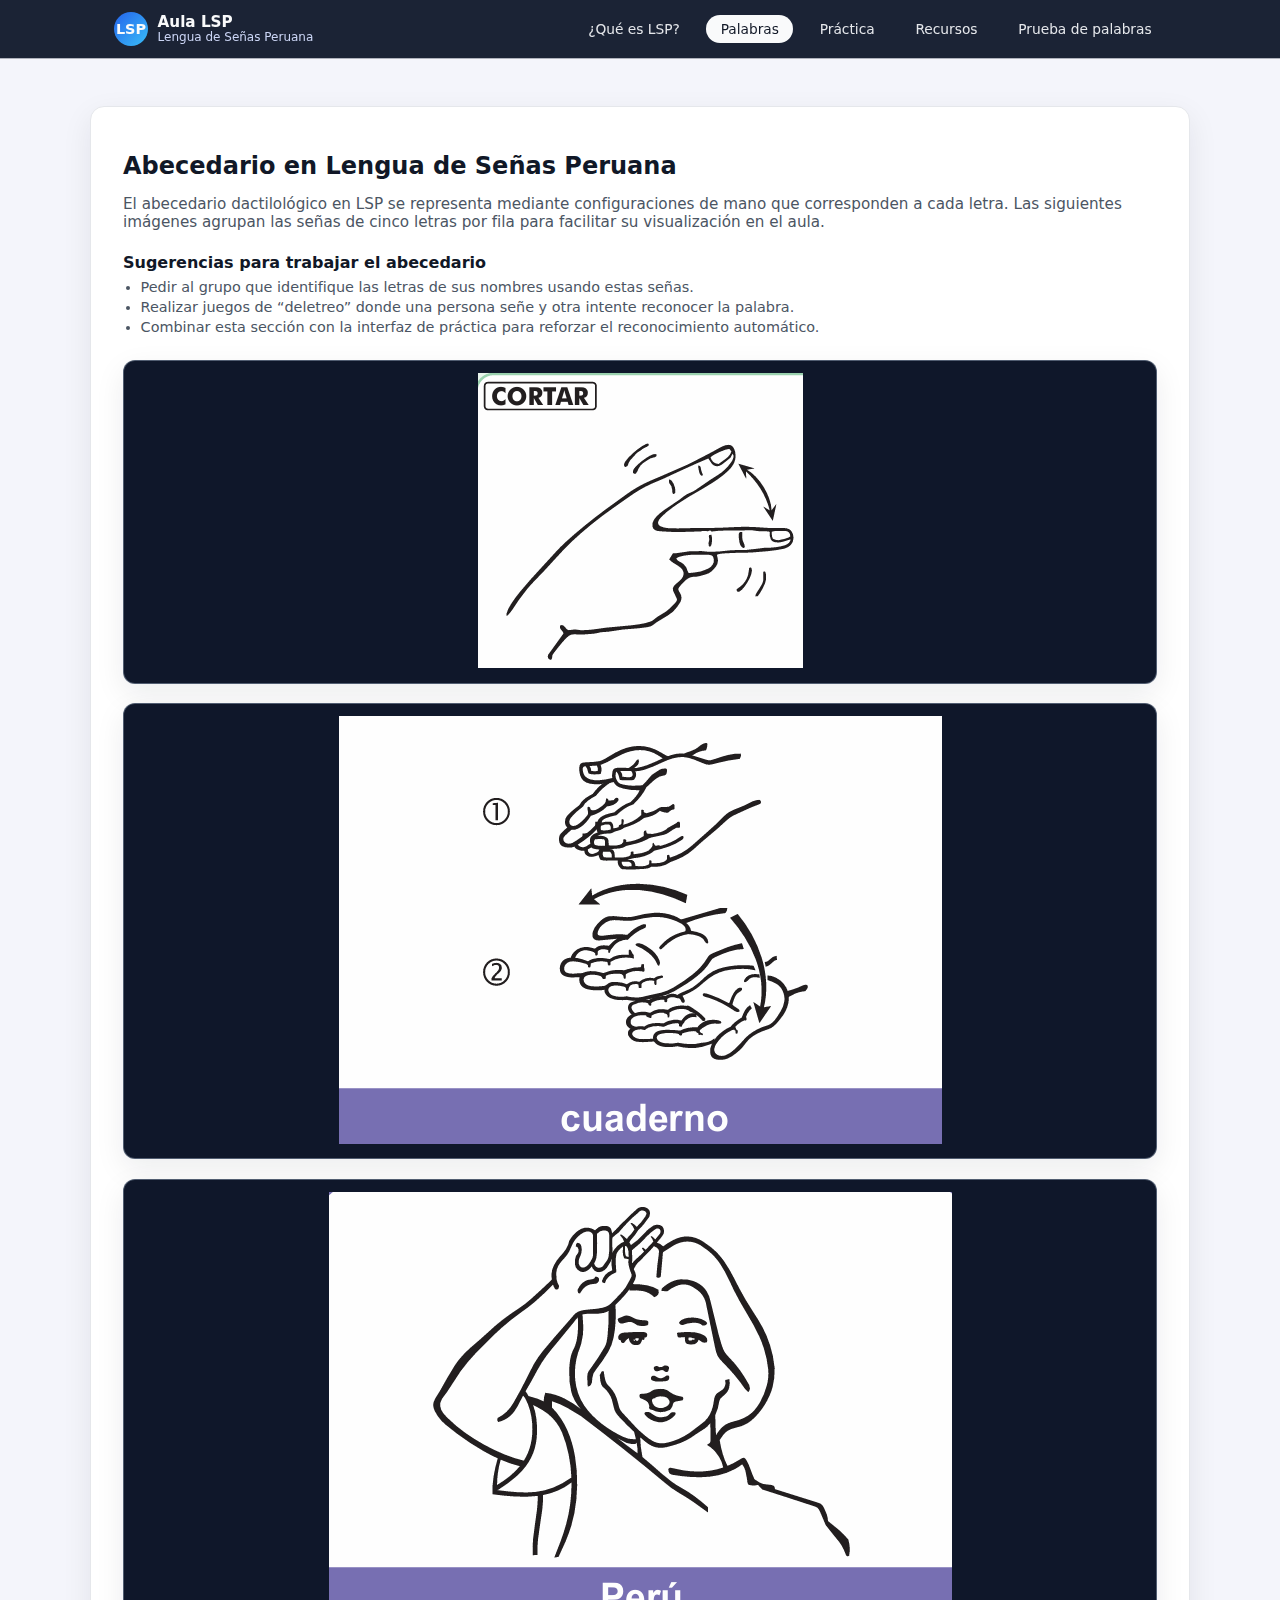
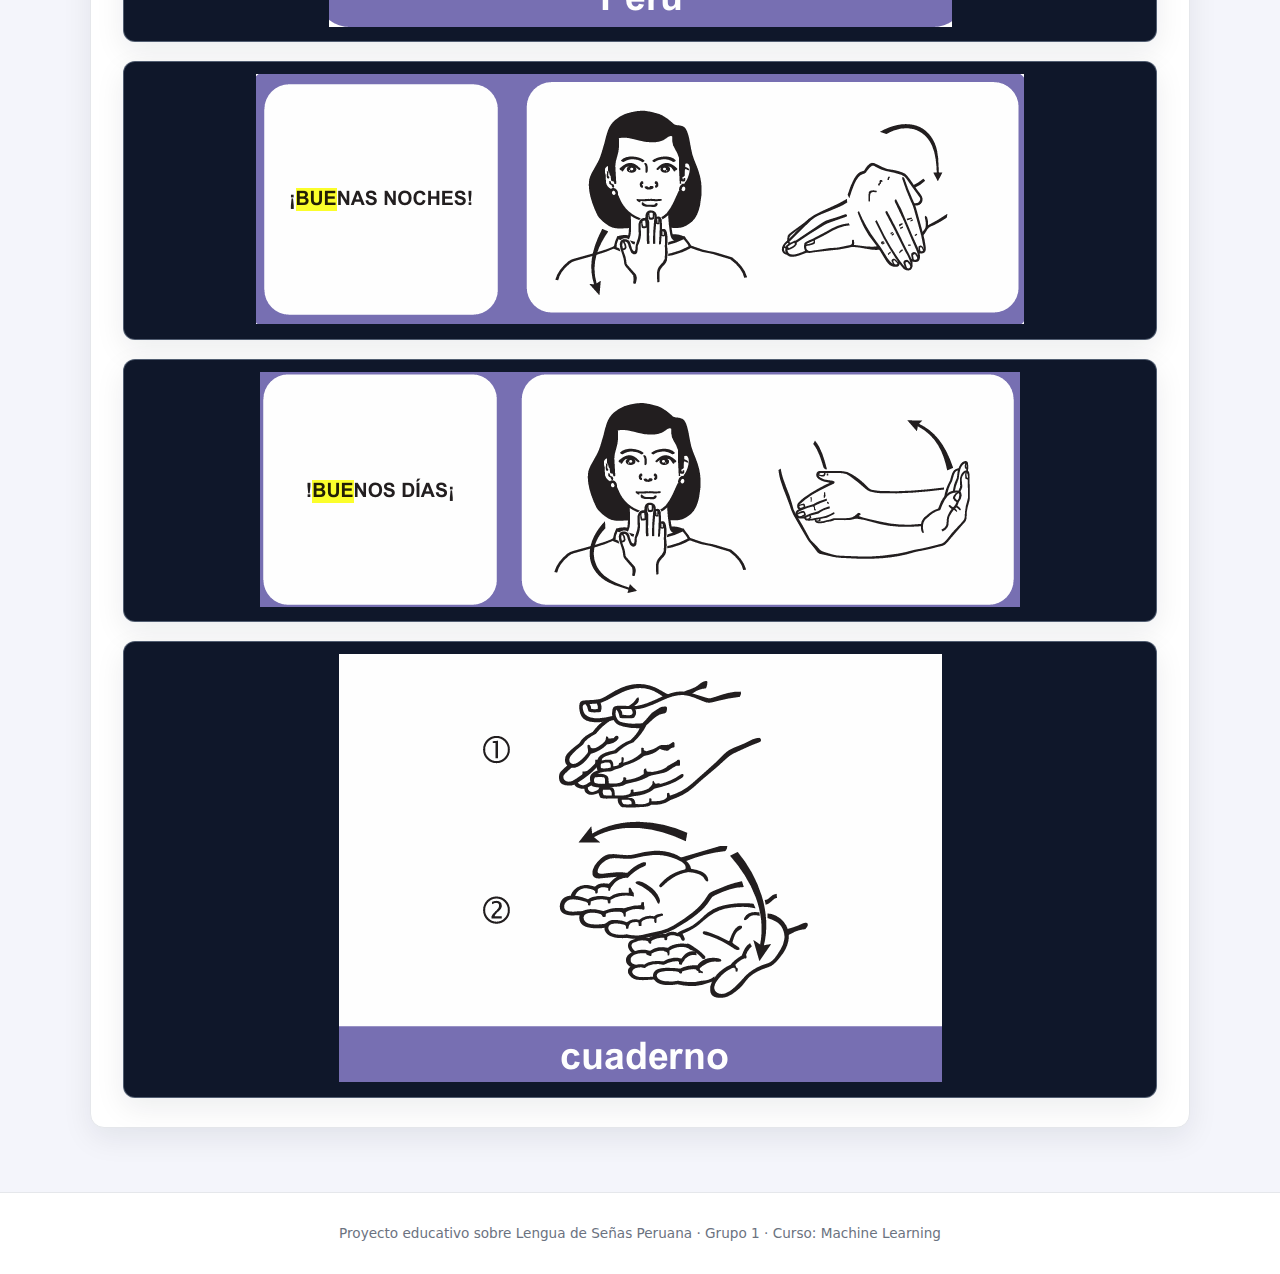
<file: abecedario.html>
<!DOCTYPE html>
<html lang="es">
<head>
  <meta charset="UTF-8" />
  <title>Abecedario · Aula LSP</title>
  <meta name="viewport" content="width=device-width, initial-scale=1.0" />
  <link rel="stylesheet" href="styles.css" />
</head>
<body>
  <header class="site-header">
    <div class="header-inner">
      <a href="index.html" class="logo" style="text-decoration: none; color: inherit;">
        <span class="logo-mark">LSP</span>
        <div class="logo-text-group">
          <span class="logo-title">Aula LSP</span>
          <span class="logo-subtitle">Lengua de Señas Peruana</span>
        </div>
      </a>
      <nav class="nav">
        <a href="que-es-lsp.html">¿Qué es LSP?</a>
        <a href="abecedario.html" class="active">Palabras</a>
        <a href="practica.html">Práctica</a>
        <a href="recursos.html">Recursos</a>
        <a href="https://43a8b20ff38e7f06fb.gradio.live/">Prueba de palabras</a>
      </nav>
    </div>
  </header>

  <main>
    <div class="page-wrapper">
      <section class="section-card">
        <h1 class="section-title">Abecedario en Lengua de Señas Peruana</h1>
        <p class="section-subtitle">
          El abecedario dactilológico en LSP se representa mediante configuraciones de mano
          que corresponden a cada letra. Las siguientes imágenes agrupan las señas de cinco
          letras por fila para facilitar su visualización en el aula.
        </p>

        <div class="info-block">
          <div class="info-block-title">Sugerencias para trabajar el abecedario</div>
          <ul class="info-list">
            <li>Pedir al grupo que identifique las letras de sus nombres usando estas señas.</li>
            <li>Realizar juegos de “deletreo” donde una persona señe y otra intente reconocer la palabra.</li>
            <li>Combinar esta sección con la interfaz de práctica para reforzar el reconocimiento automático.</li>
          </ul>
        </div>

      
        <div class="abecedario-rows">
          <figure class="abecedario-row">
            <img src="assets/img/abecedario/cortar.png"
                 alt="Señas de la la palabra cortar en LSP" />
          </figure>

          <figure class="abecedario-row">
            <img src="assets/img/abecedario/cuaderno.png"
                 alt="Señas de la palabra cuaderno en LSP" />
          </figure>

          <figure class="abecedario-row">
            <img src="assets/img/abecedario/peru.png"
                 alt="Señas de la palabra Perú en LSP" />
          </figure>

          <figure class="abecedario-row">
            <img src="assets/img/abecedario/buenas noches.png"
                 alt="Señas de la palabra buenas noches en LSP" />
          </figure>

          <figure class="abecedario-row">
            <img src="assets/img/abecedario/buenos dias.png"
                 alt="Señas de la palabra buenos dias en LSP" />
          </figure>

          <figure class="abecedario-row">
            <img src="assets/img/abecedario/cuaderno.png"
                 alt="Señas de las letras W, X, Y y Z en LSP" />
          </figure>
        </div>
      </section>
    </div>
  </main>

  <footer class="site-footer">
    <p>
      Proyecto educativo sobre Lengua de Señas Peruana ·
      <span>Grupo 1 · Curso: Machine Learning</span>
    </p>
  </footer>

  <script src="script.js"></script>
</body>
</html>
</file>
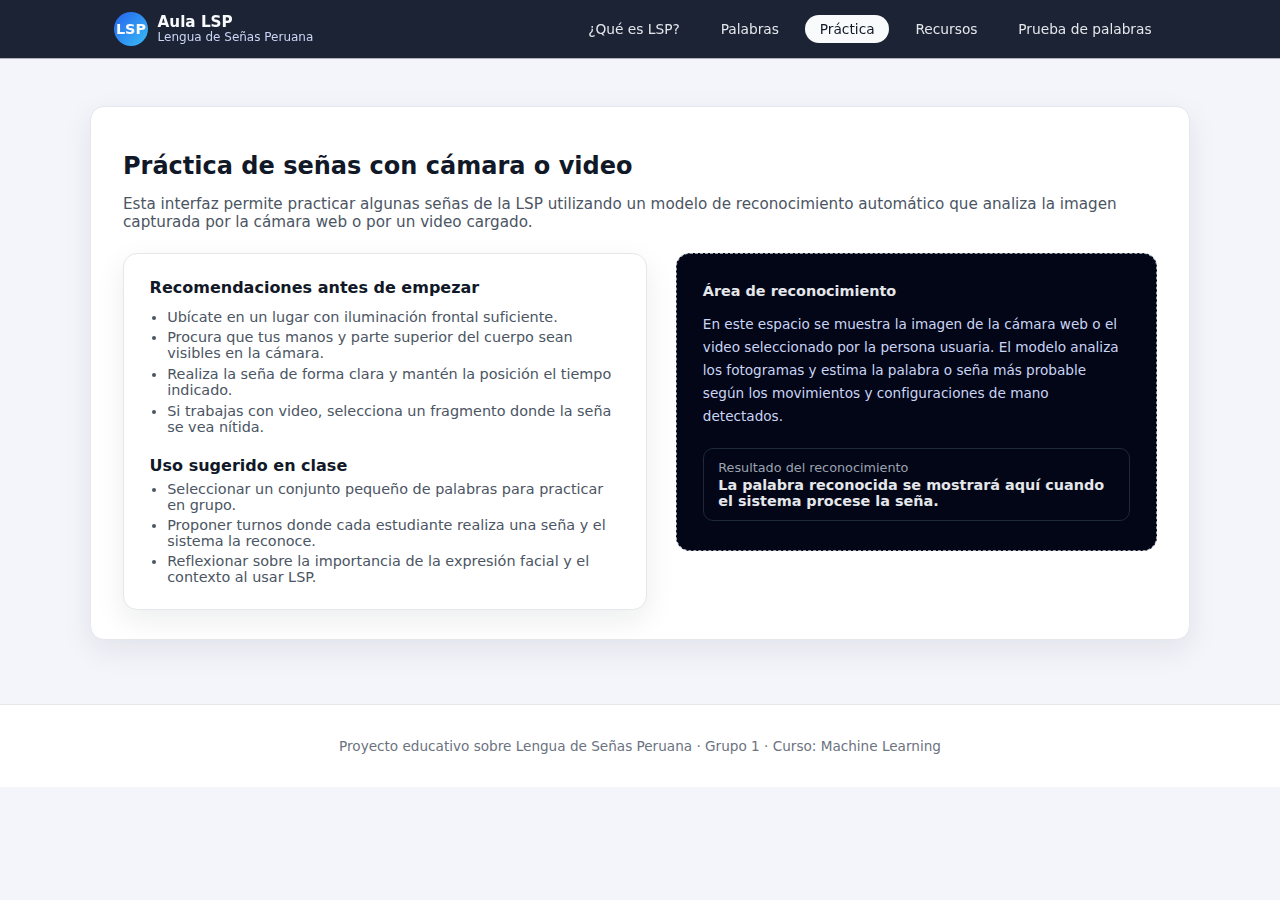
<file: practica.html>
<!DOCTYPE html>
<html lang="es">
<head>
  <meta charset="UTF-8" />
  <title>Práctica · Aula LSP</title>
  <meta name="viewport" content="width=device-width, initial-scale=1.0" />
  <link rel="stylesheet" href="styles.css" />
</head>
<body>
  <header class="site-header">
    <div class="header-inner">
      <a href="index.html" class="logo" style="text-decoration: none; color: inherit;">
        <span class="logo-mark">LSP</span>
        <div class="logo-text-group">
          <span class="logo-title">Aula LSP</span>
          <span class="logo-subtitle">Lengua de Señas Peruana</span>
        </div>
      </a>
      <nav class="nav">
        <a href="que-es-lsp.html">¿Qué es LSP?</a>
        <a href="abecedario.html">Palabras</a>
        <a href="practica.html" class="active">Práctica</a>
        <a href="recursos.html">Recursos</a>
        <a href="https://43a8b20ff38e7f06fb.gradio.live/">Prueba de palabras</a>
      </nav>
    </div>
  </header>

  <main>
    <div class="page-wrapper">
      <section class="section-card">
        <h1 class="section-title">Práctica de señas con cámara o video</h1>
        <p class="section-subtitle">
          Esta interfaz permite practicar algunas señas de la LSP utilizando un
          modelo de reconocimiento automático que analiza la imagen capturada
          por la cámara web o por un video cargado.
        </p>

        <div class="practice-layout">
          <!-- Panel de instrucciones -->
          <div class="practice-panel">
            <div class="practice-steps-title">Recomendaciones antes de empezar</div>
            <ul class="practice-steps">
              <li>Ubícate en un lugar con iluminación frontal suficiente.</li>
              <li>Procura que tus manos y parte superior del cuerpo sean visibles en la cámara.</li>
              <li>Realiza la seña de forma clara y mantén la posición el tiempo indicado.</li>
              <li>Si trabajas con video, selecciona un fragmento donde la seña se vea nítida.</li>
            </ul>

            <div class="info-block" style="margin-top: 1.3rem;">
              <div class="info-block-title">Uso sugerido en clase</div>
              <ul class="info-list">
                <li>Seleccionar un conjunto pequeño de palabras para practicar en grupo.</li>
                <li>Proponer turnos donde cada estudiante realiza una seña y el sistema la reconoce.</li>
                <li>Reflexionar sobre la importancia de la expresión facial y el contexto al usar LSP.</li>
              </ul>
            </div>
          </div>

          <!-- Área donde se integrará cámara / video y resultado -->
          <div class="video-area">
            <div class="video-area-title">Área de reconocimiento</div>
            <p class="video-area-text">
              En este espacio se muestra la imagen de la cámara web o el video seleccionado por
              la persona usuaria. El modelo analiza los fotogramas y estima la palabra o seña
              más probable según los movimientos y configuraciones de mano detectados.
            </p>

            <!-- Aquí se integrará los elementos reales de video/cámara -->
            <div id="video-container" style="margin-top: 1rem;">
              <!-- Ejemplo de lugar donde podría ir un &lt;video&gt; o &lt;canvas&gt; -->
            </div>

            <div class="result-box">
              <div class="result-label">Resultado del reconocimiento</div>
              <div class="result-text" id="texto-resultado">
                La palabra reconocida se mostrará aquí cuando el sistema procese la seña.
              </div>
            </div>
          </div>
        </div>
      </section>
    </div>
  </main>

  <footer class="site-footer">
    <p>
      Proyecto educativo sobre Lengua de Señas Peruana ·
      <span>Grupo 1 · Curso: Machine Learning</span>
    </p>
  </footer>

  <script src="script.js"></script>
</body>
</html>
</file>
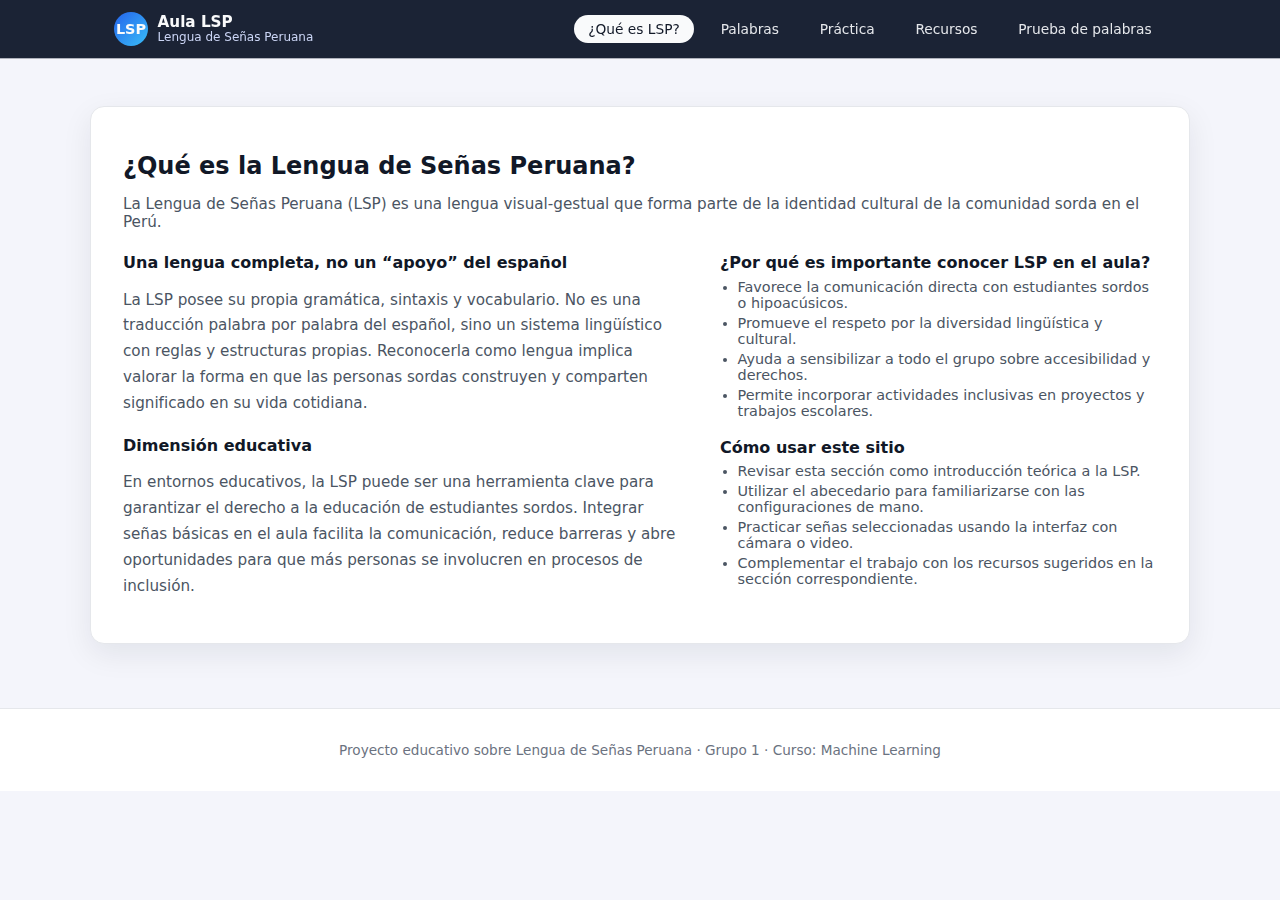
<file: que-es-lsp.html>
<!DOCTYPE html>
<html lang="es">
<head>
  <meta charset="UTF-8" />
  <title>¿Qué es LSP? · Aula LSP</title>
  <meta name="viewport" content="width=device-width, initial-scale=1.0" />
  <link rel="stylesheet" href="styles.css" />
</head>
<body>
  <header class="site-header">
    <div class="header-inner">
      <a href="index.html" class="logo" style="text-decoration: none; color: inherit;">
        <span class="logo-mark">LSP</span>
        <div class="logo-text-group">
          <span class="logo-title">Aula LSP</span>
          <span class="logo-subtitle">Lengua de Señas Peruana</span>
        </div>
      </a>
      <nav class="nav">
        <a href="que-es-lsp.html" class="active">¿Qué es LSP?</a>
        <a href="abecedario.html">Palabras</a>
        <a href="practica.html">Práctica</a>
        <a href="recursos.html">Recursos</a>
        <a href="https://43a8b20ff38e7f06fb.gradio.live/">Prueba de palabras</a>
      </nav>
    </div>
  </header>

  <main>
    <div class="page-wrapper">
      <section class="section-card">
        <h1 class="section-title">¿Qué es la Lengua de Señas Peruana?</h1>
        <p class="section-subtitle">
          La Lengua de Señas Peruana (LSP) es una lengua visual-gestual que forma
          parte de la identidad cultural de la comunidad sorda en el Perú.
        </p>

        <div class="section-columns">
          <div>
            <div class="info-block">
              <div class="info-block-title">Una lengua completa, no un “apoyo” del español</div>
              <p class="info-block-text">
                La LSP posee su propia gramática, sintaxis y vocabulario. No es una
                traducción palabra por palabra del español, sino un sistema lingüístico
                con reglas y estructuras propias. Reconocerla como lengua implica
                valorar la forma en que las personas sordas construyen y comparten
                significado en su vida cotidiana.
              </p>
            </div>

            <div class="info-block">
              <div class="info-block-title">Dimensión educativa</div>
              <p class="info-block-text">
                En entornos educativos, la LSP puede ser una herramienta clave para
                garantizar el derecho a la educación de estudiantes sordos. Integrar
                señas básicas en el aula facilita la comunicación, reduce barreras y
                abre oportunidades para que más personas se involucren en procesos
                de inclusión.
              </p>
            </div>
          </div>

          <div>
            <div class="info-block">
              <div class="info-block-title">¿Por qué es importante conocer LSP en el aula?</div>
              <ul class="info-list">
                <li>Favorece la comunicación directa con estudiantes sordos o hipoacúsicos.</li>
                <li>Promueve el respeto por la diversidad lingüística y cultural.</li>
                <li>Ayuda a sensibilizar a todo el grupo sobre accesibilidad y derechos.</li>
                <li>Permite incorporar actividades inclusivas en proyectos y trabajos escolares.</li>
              </ul>
            </div>

            <div class="info-block">
              <div class="info-block-title">Cómo usar este sitio</div>
              <ul class="info-list">
                <li>Revisar esta sección como introducción teórica a la LSP.</li>
                <li>Utilizar el abecedario para familiarizarse con las configuraciones de mano.</li>
                <li>Practicar señas seleccionadas usando la interfaz con cámara o video.</li>
                <li>Complementar el trabajo con los recursos sugeridos en la sección correspondiente.</li>
              </ul>
            </div>
          </div>
        </div>
      </section>
    </div>
  </main>

  <footer class="site-footer">
    <p>
      Proyecto educativo sobre Lengua de Señas Peruana ·
      <span>Grupo 1 · Curso: Machine Learning</span>
    </p>
  </footer>

  <script src="script.js"></script>
</body>
</html>
</file>
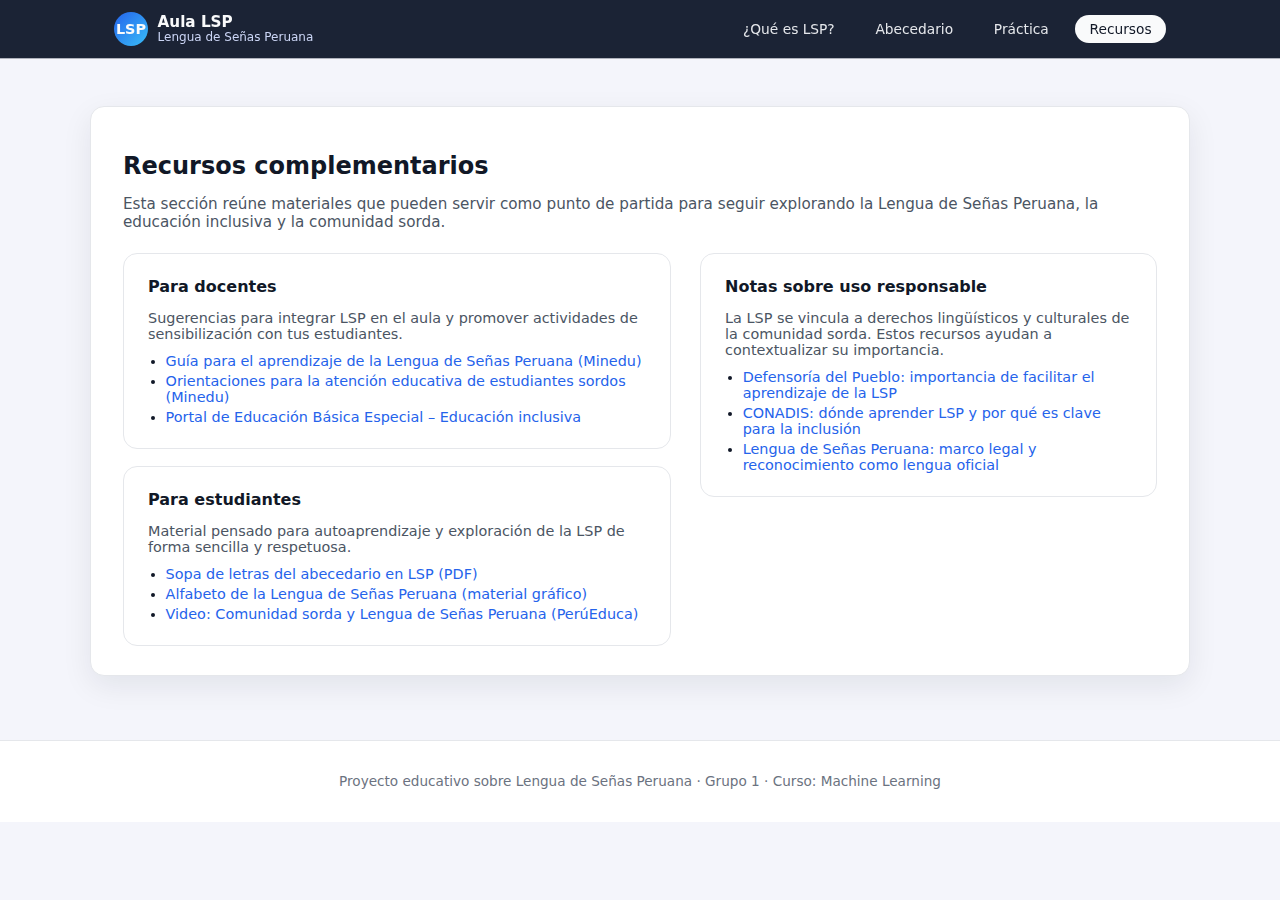
<file: recursos.html>
<!DOCTYPE html>
<html lang="es">
<head>
  <meta charset="UTF-8" />
  <title>Recursos · Aula LSP</title>
  <meta name="viewport" content="width=device-width, initial-scale=1.0" />
  <link rel="stylesheet" href="styles.css" />
</head>
<body>
  <header class="site-header">
    <div class="header-inner">
      <a href="index.html" class="logo" style="text-decoration: none; color: inherit;">
        <span class="logo-mark">LSP</span>
        <div class="logo-text-group">
          <span class="logo-title">Aula LSP</span>
          <span class="logo-subtitle">Lengua de Señas Peruana</span>
        </div>
      </a>
      <nav class="nav">
        <a href="que-es-lsp.html">¿Qué es LSP?</a>
        <a href="abecedario.html">Abecedario</a>
        <a href="practica.html">Práctica</a>
        <a href="recursos.html" class="active">Recursos</a>
      </nav>
    </div>
  </header>

  <main>
    <div class="page-wrapper">
      <section class="section-card">
        <h1 class="section-title">Recursos complementarios</h1>
        <p class="section-subtitle">
          Esta sección reúne materiales que pueden servir como punto de partida
          para seguir explorando la Lengua de Señas Peruana, la educación inclusiva
          y la comunidad sorda.
        </p>

        <div class="resources-grid">
          <div>
            <!-- Para docentes -->
            <div class="resource-card">
              <div class="resource-title">Para docentes</div>
              <p class="resource-text">
                Sugerencias para integrar LSP en el aula y promover actividades
                de sensibilización con tus estudiantes.
              </p>
              <ul class="resource-links">
                <li>
                  <a href="https://repositorio.minedu.gob.pe/handle/20.500.12799/5545" target="_blank">
                    Guía para el aprendizaje de la Lengua de Señas Peruana (Minedu)
                  </a>
                </li>
                <li>
                  <a href="https://repositorio.minedu.gob.pe/handle/20.500.12799/5546" target="_blank">
                    Orientaciones para la atención educativa de estudiantes sordos (Minedu)
                  </a>
                </li>
                <li>
                  <a href="https://www.minedu.gob.pe/educacionbasicaespecial/" target="_blank">
                    Portal de Educación Básica Especial – Educación inclusiva
                  </a>
                </li>
              </ul>
            </div>

            <!-- Para estudiantes -->
            <div class="resource-card" style="margin-top: 1.1rem;">
              <div class="resource-title">Para estudiantes</div>
              <p class="resource-text">
                Material pensado para autoaprendizaje y exploración de la LSP
                de forma sencilla y respetuosa.
              </p>
              <ul class="resource-links">
                <li>
                  <a href="https://pachacamac.cultura.pe/sites/default/files/material/archivos/SopaLetrasLenguaSe%C3%B1asPeruana_0.pdf" target="_blank">
                    Sopa de letras del abecedario en LSP (PDF)
                  </a>
                </li>
                <li>
                  <a href="https://es.scribd.com/document/656960568/Alfabeto-LSP" target="_blank">
                    Alfabeto de la Lengua de Señas Peruana (material gráfico)
                  </a>
                </li>
                <li>
                  <a href="https://www.youtube.com/watch?v=aZqAWNgY0zU" target="_blank">
                    Video: Comunidad sorda y Lengua de Señas Peruana (PerúEduca)
                  </a>
                </li>
              </ul>
            </div>
          </div>

          <div>
            <!-- Notas sobre uso responsable -->
            <div class="resource-card">
              <div class="resource-title">Notas sobre uso responsable</div>
              <p class="resource-text">
                La LSP se vincula a derechos lingüísticos y culturales de la comunidad sorda.
                Estos recursos ayudan a contextualizar su importancia.
              </p>
              <ul class="resource-links">
                <li>
                  <a href="https://www.defensoria.gob.pe/defensoria-del-pueblo-debe-facilitarse-el-aprendizaje-de-la-lengua-de-senas-peruana-y-promover-la-identidad-linguistica-y-cultural-de-las-personas-sordas/" target="_blank">
                    Defensoría del Pueblo: importancia de facilitar el aprendizaje de la LSP
                  </a>
                </li>
                <li>
                  <a href="https://www.gob.pe/institucion/conadis/noticias/1030322-lengua-de-senas-peruana-donde-aprender-este-idioma-y-por-que-es-importante-para-promover-la-inclusion" target="_blank">
                    CONADIS: dónde aprender LSP y por qué es clave para la inclusión
                  </a>
                </li>
                <li>
                  <a href="https://www.scielo.org.pe/pdf/lys/v23n1/2413-2659-lys-23-01-869.pdf" target="_blank">
                    Lengua de Señas Peruana: marco legal y reconocimiento como lengua oficial
                  </a>
                </li>
              </ul>
            </div>
          </div>
        </div>
      </section>
    </div>
  </main>

  <footer class="site-footer">
    <p>
      Proyecto educativo sobre Lengua de Señas Peruana ·
      <span>Grupo 1 · Curso: Machine Learning</span>
    </p>
  </footer>

  <script src="script.js"></script>
</body>
</html>
</file>
<file: styles.css>
:root {
  --color-bg: #f4f5fb;
  --color-surface: #ffffff;
  --color-primary: #2563eb;
  --color-primary-soft: #e0ecff;
  --color-text-main: #111827;
  --color-text-soft: #4b5563;
  --color-border-soft: #e5e7eb;
  --radius-lg: 14px;
  --radius-full: 999px;
  --shadow-soft: 0 10px 30px rgba(15, 23, 42, 0.08);
}

/* General */
*,
*::before,
*::after {
  box-sizing: border-box;
}

body {
  margin: 0;
  font-family: system-ui, -apple-system, BlinkMacSystemFont, "Segoe UI", sans-serif;
  background-color: var(--color-bg);
  color: var(--color-text-main);
}

a {
  color: var(--color-primary);
  text-decoration: none;
}

a:hover {
  text-decoration: underline;
}

main {
  padding: 3rem 1.5rem 4rem;
}

.page-wrapper {
  max-width: 1100px;
  margin: 0 auto;
}

/* Header / Navbar */
.site-header {
  position: sticky;
  top: 0;
  z-index: 50;
  background-color: rgba(15, 23, 42, 0.95);
  backdrop-filter: blur(8px);
  color: #f9fafb;
  box-shadow: 0 1px 0 rgba(15, 23, 42, 0.3);
}

.header-inner {
  max-width: 1100px;
  margin: 0 auto;
  padding: 0.75rem 1.5rem;
  display: flex;
  align-items: center;
  justify-content: space-between;
  gap: 1.25rem;
}

.logo {
  display: flex;
  align-items: center;
  gap: 0.6rem;
}

.logo-mark {
  display: inline-flex;
  align-items: center;
  justify-content: center;
  width: 34px;
  height: 34px;
  border-radius: var(--radius-full);
  background: linear-gradient(135deg, #2563eb, #38bdf8);
  font-weight: 700;
  font-size: 0.9rem;
}

.logo-text-group {
  display: flex;
  flex-direction: column;
  line-height: 1.1;
}

.logo-title {
  font-weight: 600;
  font-size: 0.95rem;
}

.logo-subtitle {
  font-size: 0.75rem;
  color: #cbd5f5;
}

.nav {
  display: flex;
  flex-wrap: wrap;
  gap: 0.75rem;
}

.nav a {
  padding: 0.4rem 0.9rem;
  border-radius: var(--radius-full);
  font-size: 0.86rem;
  color: #e5e7eb;
  text-decoration: none;
}

.nav a:hover {
  background-color: rgba(148, 163, 184, 0.2);
}

.nav a.active {
  background-color: #f9fafb;
  color: #111827;
}

/* Hero (inicio) */
.hero {
  display: grid;
  grid-template-columns: minmax(0, 3fr) minmax(0, 2.2fr);
  gap: 2.5rem;
  align-items: center;
}

.hero-title {
  font-size: clamp(2.1rem, 3vw, 2.7rem);
  margin-bottom: 1rem;
}

.hero-highlight {
  display: inline-flex;
  align-items: center;
  gap: 0.4rem;
  padding: 0.25rem 0.7rem;
  border-radius: var(--radius-full);
  background-color: var(--color-primary-soft);
  color: #1d4ed8;
  font-size: 0.78rem;
  font-weight: 600;
  margin-bottom: 0.9rem;
}

.hero-text {
  font-size: 0.98rem;
  color: var(--color-text-soft);
  line-height: 1.7;
  margin-bottom: 1.3rem;
}

.hero-meta {
  font-size: 0.85rem;
  color: #6b7280;
}

.hero-visual {
  background-color: var(--color-surface);
  border-radius: var(--radius-lg);
  box-shadow: var(--shadow-soft);
  padding: 1.4rem 1.5rem;
  border: 1px solid var(--color-border-soft);
}

.hero-visual-title {
  font-size: 0.9rem;
  font-weight: 600;
  margin-bottom: 0.6rem;
}

.hero-visual-text {
  font-size: 0.85rem;
  color: var(--color-text-soft);
  line-height: 1.6;
}

/* Tarjetas / secciones genéricas */
.section-card {
  background-color: var(--color-surface);
  border-radius: var(--radius-lg);
  box-shadow: var(--shadow-soft);
  padding: 1.8rem 2rem;
  border: 1px solid var(--color-border-soft);
}

.section-title {
  font-size: 1.5rem;
  margin-bottom: 0.75rem;
}

.section-subtitle {
  font-size: 0.95rem;
  color: var(--color-text-soft);
  margin-bottom: 1.4rem;
}

.section-columns {
  display: grid;
  grid-template-columns: minmax(0, 1.3fr) minmax(0, 1fr);
  gap: 1.8rem;
}

/* Bloques de texto / listas */
.info-block + .info-block {
  margin-top: 1.2rem;
}

.info-block-title {
  font-weight: 600;
  margin-bottom: 0.4rem;
}

.info-block-text {
  font-size: 0.95rem;
  color: var(--color-text-soft);
  line-height: 1.7;
}

.info-list {
  margin: 0.4rem 0 0;
  padding-left: 1.1rem;
  font-size: 0.9rem;
  color: var(--color-text-soft);
}

.info-list li + li {
  margin-top: 0.25rem;
}

/* Abecedario: filas de 5 letras */
.abecedario-rows {
  margin-top: 1.6rem;
  display: flex;
  flex-direction: column;
  gap: 1.2rem;
}

.abecedario-row {
  margin: 0;
  background-color: #0f172a;
  border-radius: 12px;
  padding: 0.75rem 0.9rem 0.9rem;
  box-shadow: var(--shadow-soft);
  border: 1px solid rgba(148, 163, 184, 0.5);
}

.abecedario-row img {
  display: block;
  max-width: 100%;
  height: auto;
  margin: 0 auto;
}

.abecedario-row figcaption {
  margin-top: 0.45rem;
  text-align: center;
  font-size: 0.85rem;
  letter-spacing: 0.08em;
  text-transform: uppercase;
  color: #e5e7eb;
}

/* Práctica */
.practice-layout {
  display: grid;
  grid-template-columns: minmax(0, 1.2fr) minmax(0, 1.1fr);
  gap: 1.8rem;
  align-items: flex-start;
}

.practice-panel {
  background-color: var(--color-surface);
  border-radius: var(--radius-lg);
  box-shadow: var(--shadow-soft);
  padding: 1.5rem 1.6rem;
  border: 1px solid var(--color-border-soft);
}

.practice-steps-title {
  font-weight: 600;
  margin-bottom: 0.3rem;
}

.practice-steps {
  margin: 0.7rem 0 0;
  padding-left: 1.1rem;
  font-size: 0.9rem;
  color: var(--color-text-soft);
}

.practice-steps li + li {
  margin-top: 0.3rem;
}

.video-area {
  border-radius: var(--radius-lg);
  border: 1px dashed #9ca3af;
  background-color: #020617;
  color: #e5e7eb;
  padding: 1.8rem 1.6rem;
}

.video-area-title {
  font-size: 0.9rem;
  font-weight: 600;
  margin-bottom: 0.5rem;
}

.video-area-text {
  font-size: 0.85rem;
  color: #cbd5f5;
  line-height: 1.7;
}

.result-box {
  margin-top: 1.2rem;
  padding: 0.7rem 0.9rem;
  border-radius: 10px;
  background-color: #020617;
  border: 1px solid #1e293b;
  font-size: 0.9rem;
}

.result-label {
  font-size: 0.8rem;
  color: #9ca3af;
  margin-bottom: 0.15rem;
}

.result-text {
  font-weight: 600;
}

/* Recursos */
.resources-grid {
  display: grid;
  grid-template-columns: minmax(0, 1.2fr) minmax(0, 1fr);
  gap: 1.8rem;
}

.resource-card {
  background-color: var(--color-surface);
  border-radius: var(--radius-lg);
  border: 1px solid var(--color-border-soft);
  padding: 1.4rem 1.5rem;
}

.resource-title {
  font-weight: 600;
  margin-bottom: 0.3rem;
}

.resource-text {
  font-size: 0.9rem;
  color: var(--color-text-soft);
  margin-bottom: 0.7rem;
}

.resource-links {
  margin: 0;
  padding-left: 1.1rem;
  font-size: 0.9rem;
}

.resource-links li + li {
  margin-top: 0.25rem;
}

/* Botón genérico (si lo necesitas más adelante) */
.button {
  display: inline-flex;
  align-items: center;
  justify-content: center;
  padding: 0.55rem 1.2rem;
  border-radius: var(--radius-full);
  border: none;
  background-color: var(--color-primary);
  color: #ffffff;
  font-size: 0.9rem;
  font-weight: 500;
  cursor: pointer;
}

.button:hover {
  background-color: #1d4ed8;
}

/* Footer */
.site-footer {
  border-top: 1px solid var(--color-border-soft);
  background-color: var(--color-surface);
  padding: 1.2rem 1.5rem;
  text-align: center;
  font-size: 0.85rem;
  color: #6b7280;
}

.site-footer span {
  font-weight: 500;
}

/* Responsivo */
@media (max-width: 880px) {
  .hero,
  .section-columns,
  .practice-layout,
  .resources-grid {
    grid-template-columns: 1fr;
  }

  .header-inner {
    flex-direction: column;
    align-items: flex-start;
  }
}
</file>
